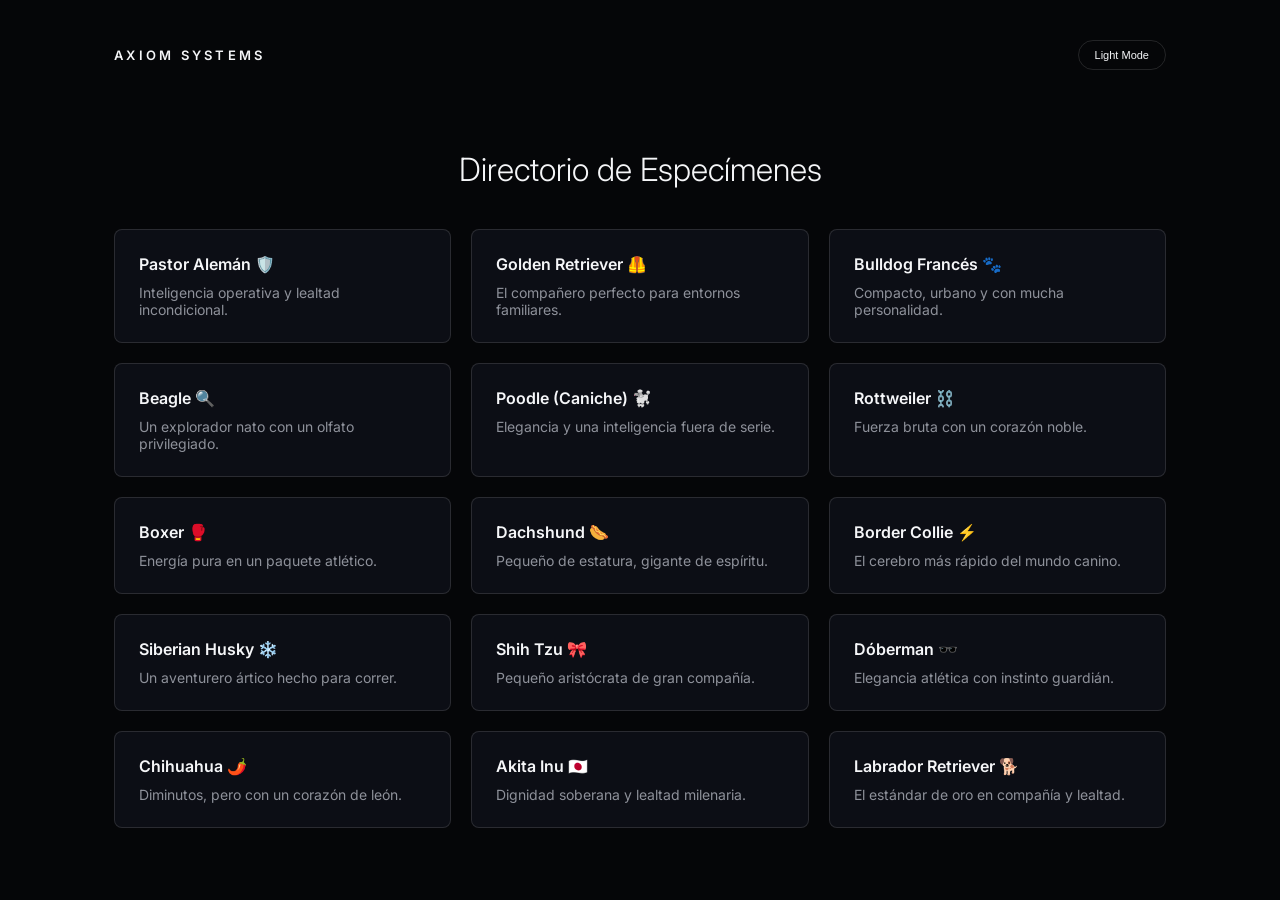
<file: AXIOM-PERROS.html>
<!DOCTYPE html>
<html lang="es" data-theme="dark">
<head>
    <meta charset="UTF-8">
    <meta name="viewport" content="width=device-width, initial-scale=1.0">
    <title>Axiom Systems | Directorio Canino</title>
    <link href="https://fonts.googleapis.com/css2?family=Inter:wght@300;400;600&display=swap" rel="stylesheet">
    <style>
        :root[data-theme="dark"] {
            --bg-color: #050608;
            --surface-color: rgba(13, 15, 22, 0.96);
            --text-main: #F5F6F8;
            --text-muted: #8E919A;
            --border-color: rgba(255, 255, 255, 0.12);
        }
        :root[data-theme="light"] {
            --bg-color: #F4F6F9;
            --surface-color: rgba(255, 255, 255, 1);
            --text-main: #12141C;
            --text-muted: #626673;
            --border-color: rgba(0, 0, 0, 0.12);
        }
        * { box-sizing: border-box; margin: 0; padding: 0; }
        body {
            background-color: var(--bg-color);
            color: var(--text-main);
            font-family: 'Inter', sans-serif;
            transition: background-color 0.4s ease;
        }
        header { max-width: 1100px; margin: 0 auto; padding: 40px 24px; display: flex; justify-content: space-between; align-items: center; }
        .logo { font-weight: 600; font-size: 13px; letter-spacing: 0.25em; text-transform: uppercase; }
        .theme-toggle {
            background: none; border: 1px solid var(--border-color); color: var(--text-main);
            padding: 8px 16px; font-size: 11px; cursor: pointer; border-radius: 20px;
        }
        .container { max-width: 1100px; margin: 0 auto; padding: 40px 24px; }
        h1 { font-size: 32px; margin-bottom: 40px; text-align: center; font-weight: 300; }
    </style>
</head>
<body>

    <header>
        <div class="logo">Axiom Systems</div>
        <button class="theme-toggle" id="themeToggle">Light Mode</button>
    </header>

    <main class="container">
        <h1>Directorio de Especímenes</h1>
        <div class="grid" id="dogGrid">
            <div class="card" onclick="this.classList.toggle('active')">
                <div class="card-front"><h3>Pastor Alemán 🛡️</h3><p>Inteligencia operativa y lealtad incondicional.</p></div>
                <div class="card-back">
                    <p>⏳ <b>Edad:</b> 9-13 años</p><p>🌍 <b>Origen:</b> Alemania</p><p>🥩 <b>Nutrición:</b> Alta en proteína</p><p>🧠 <b>Comportamiento:</b> Protector y atento</p><p>🎓 <b>Educación:</b> Entrenamiento avanzado</p>
                </div>
            </div>

            <div class="card" onclick="this.classList.toggle('active')">
                <div class="card-front"><h3>Golden Retriever 🦺</h3><p>El compañero perfecto para entornos familiares.</p></div>
                <div class="card-back">
                    <p>⏳ <b>Edad:</b> 10-12 años</p><p>🌍 <b>Origen:</b> Escocia</p><p>🥩 <b>Nutrición:</b> Equilibrada, propensos a peso</p><p>🧠 <b>Comportamiento:</b> Paciente y bondadoso</p><p>🎓 <b>Educación:</b> Muy cooperativos</p>
                </div>
            </div>

            <div class="card" onclick="this.classList.toggle('active')">
                <div class="card-front"><h3>Bulldog Francés 🐾</h3><p>Compacto, urbano y con mucha personalidad.</p></div>
                <div class="card-back">
                    <p>⏳ <b>Edad:</b> 10-12 años</p><p>🌍 <b>Origen:</b> Francia</p><p>🥩 <b>Nutrición:</b> Controlada (baja en calorías)</p><p>🧠 <b>Comportamiento:</b> Juguetón y calmado</p><p>🎓 <b>Educación:</b> Moderada (testarudos)</p>
                </div>
            </div>

            <div class="card" onclick="this.classList.toggle('active')">
                <div class="card-front"><h3>Beagle 🔍</h3><p>Un explorador nato con un olfato privilegiado.</p></div>
                <div class="card-back">
                    <p>⏳ <b>Edad:</b> 12-15 años</p><p>🌍 <b>Origen:</b> Reino Unido</p><p>🥩 <b>Nutrición:</b> Dieta controlada, comen mucho</p><p>🧠 <b>Comportamiento:</b> Curioso y sociable</p><p>🎓 <b>Educación:</b> Requiere paciencia</p>
                </div>
            </div>

            <div class="card" onclick="this.classList.toggle('active')">
                <div class="card-front"><h3>Poodle (Caniche) 🐩</h3><p>Elegancia y una inteligencia fuera de serie.</p></div>
                <div class="card-back">
                    <p>⏳ <b>Edad:</b> 12-15 años</p><p>🌍 <b>Origen:</b> Alemania/Francia</p><p>🥩 <b>Nutrición:</b> Alta calidad, cuida el pelo</p><p>🧠 <b>Comportamiento:</b> Alerta y muy astuto</p><p>🎓 <b>Educación:</b> Excelente (muy hábiles)</p>
                </div>
            </div>

            <div class="card" onclick="this.classList.toggle('active')">
                <div class="card-front"><h3>Rottweiler ⛓️</h3><p>Fuerza bruta con un corazón noble.</p></div>
                <div class="card-back">
                    <p>⏳ <b>Edad:</b> 8-10 años</p><p>🌍 <b>Origen:</b> Alemania</p><p>🥩 <b>Nutrición:</b> Necesita mucha proteína</p><p>🧠 <b>Comportamiento:</b> Valiente y seguro</p><p>🎓 <b>Educación:</b> Firme y constante</p>
                </div>
            </div>

            <div class="card" onclick="this.classList.toggle('active')">
                <div class="card-front"><h3>Boxer 🥊</h3><p>Energía pura en un paquete atlético.</p></div>
                <div class="card-back">
                    <p>⏳ <b>Edad:</b> 10-12 años</p><p>🌍 <b>Origen:</b> Alemania</p><p>🥩 <b>Nutrición:</b> Alta en nutrientes energéticos</p><p>🧠 <b>Comportamiento:</b> Alegre y protector</p><p>🎓 <b>Educación:</b> Muy juguetón, requiere guía</p>
                </div>
            </div>

            <div class="card" onclick="this.classList.toggle('active')">
                <div class="card-front"><h3>Dachshund 🌭</h3><p>Pequeño de estatura, gigante de espíritu.</p></div>
                <div class="card-back">
                    <p>⏳ <b>Edad:</b> 12-16 años</p><p>🌍 <b>Origen:</b> Alemania</p><p>🥩 <b>Nutrición:</b> Vigilar columna (no sobrepeso)</p><p>🧠 <b>Comportamiento:</b> Valiente y testarudo</p><p>🎓 <b>Educación:</b> Moderada</p>
                </div>
            </div>

            <div class="card" onclick="this.classList.toggle('active')">
                <div class="card-front"><h3>Border Collie ⚡</h3><p>El cerebro más rápido del mundo canino.</p></div>
                <div class="card-back">
                    <p>⏳ <b>Edad:</b> 12-15 años</p><p>🌍 <b>Origen:</b> Reino Unido</p><p>🥩 <b>Nutrición:</b> Dieta para alta actividad</p><p>🧠 <b>Comportamiento:</b> Incansable y trabajador</p><p>🎓 <b>Educación:</b> Genial, aprenden al instante</p>
                </div>
            </div>

            <div class="card" onclick="this.classList.toggle('active')">
                <div class="card-front"><h3>Siberian Husky ❄️</h3><p>Un aventurero ártico hecho para correr.</p></div>
                <div class="card-back">
                    <p>⏳ <b>Edad:</b> 12-14 años</p><p>🌍 <b>Origen:</b> Rusia (Siberia)</p><p>🥩 <b>Nutrición:</b> Balanceada, metabolizan bien</p><p>🧠 <b>Comportamiento:</b> Independiente y amable</p><p>🎓 <b>Educación:</b> Requiere paciencia (fuga)</p>
                </div>
            </div>

            <div class="card" onclick="this.classList.toggle('active')">
                <div class="card-front"><h3>Shih Tzu 🎀</h3><p>Pequeño aristócrata de gran compañía.</p></div>
                <div class="card-back">
                    <p>⏳ <b>Edad:</b> 10-16 años</p><p>🌍 <b>Origen:</b> Tíbet (China)</p><p>🥩 <b>Nutrición:</b> Especial para pelaje largo</p><p>🧠 <b>Comportamiento:</b> Cariñoso y digno</p><p>🎓 <b>Educación:</b> Requiere constancia</p>
                </div>
            </div>

            <div class="card" onclick="this.classList.toggle('active')">
                <div class="card-front"><h3>Dóberman 🕶️</h3><p>Elegancia atlética con instinto guardián.</p></div>
                <div class="card-back">
                    <p>⏳ <b>Edad:</b> 10-13 años</p><p>🌍 <b>Origen:</b> Alemania</p><p>🥩 <b>Nutrición:</b> Alta en proteína</p><p>🧠 <b>Comportamiento:</b> Leal y muy atento</p><p>🎓 <b>Educación:</b> Excelente respuesta</p>
                </div>
            </div>

            <div class="card" onclick="this.classList.toggle('active')">
                <div class="card-front"><h3>Chihuahua 🌶️</h3><p>Diminutos, pero con un corazón de león.</p></div>
                <div class="card-back">
                    <p>⏳ <b>Edad:</b> 12-20 años</p><p>🌍 <b>Origen:</b> México</p><p>🥩 <b>Nutrición:</b> Pequeñas porciones energéticas</p><p>🧠 <b>Comportamiento:</b> Alerta y muy leal</p><p>🎓 <b>Educación:</b> Moderada</p>
                </div>
            </div>

            <div class="card" onclick="this.classList.toggle('active')">
                <div class="card-front"><h3>Akita Inu 🇯🇵</h3><p>Dignidad soberana y lealtad milenaria.</p></div>
                <div class="card-back">
                    <p>⏳ <b>Edad:</b> 10-12 años</p><p>🌍 <b>Origen:</b> Japón</p><p>🥩 <b>Nutrición:</b> Alta calidad</p><p>🧠 <b>Comportamiento:</b> Reservado y valiente</p><p>🎓 <b>Educación:</b> Firme (personalidad fuerte)</p>
                </div>
            </div>
            <div class="card" onclick="this.classList.toggle('active')">
                <div class="card-front">
                    <h3>Labrador Retriever 🐕</h3>
                    <p>El estándar de oro en compañía y lealtad.</p>
                </div>
                <div class="card-back">
                    <p>⏳ <b>Edad:</b> 10-12 años</p>
                    <p>🌍 <b>Origen:</b> Canadá</p>
                    <p>🥩 <b>Nutrición:</b> Alta proteína</p>
                    <p>🧠 <b>Comportamiento:</b> Amigable</p>
                    <p>🎓 <b>Educación:</b> Alta</p>
                </div>
            </div>
            </div>
    </main>

    <style>
        .grid { display: grid; grid-template-columns: repeat(auto-fill, minmax(300px, 1fr)); gap: 20px; }
        .card { 
            background: var(--surface-color); 
            border: 1px solid var(--border-color);
            padding: 24px; 
            border-radius: 8px; /* Bordes menos redondeados para look minimalista */
            cursor: pointer;
            transition: all 0.3s ease;
        }
        .card:hover { border-color: var(--text-muted); }
        .card.active { border-color: var(--text-main); }
        .card-back { display: none; margin-top: 15px; padding-top: 15px; border-top: 1px solid var(--border-color); color: var(--text-muted); }
        .card.active .card-back { display: block; }
        .card h3 { margin-bottom: 10px; font-size: 16px; font-weight: 600; color: var(--text-main); }
        .card p { font-size: 14px; color: var(--text-muted); }
    </style>
    <script>
        const themeToggle = document.getElementById('themeToggle');
        const htmlElement = document.documentElement;

        themeToggle.addEventListener('click', () => {
            const currentTheme = htmlElement.getAttribute('data-theme');
            const newTheme = currentTheme === 'dark' ? 'light' : 'dark';
            
            htmlElement.setAttribute('data-theme', newTheme);
            themeToggle.innerText = newTheme === 'dark' ? 'Light Mode' : 'Dark Mode';
        });
    </script>
</body>
</html>
</file>
